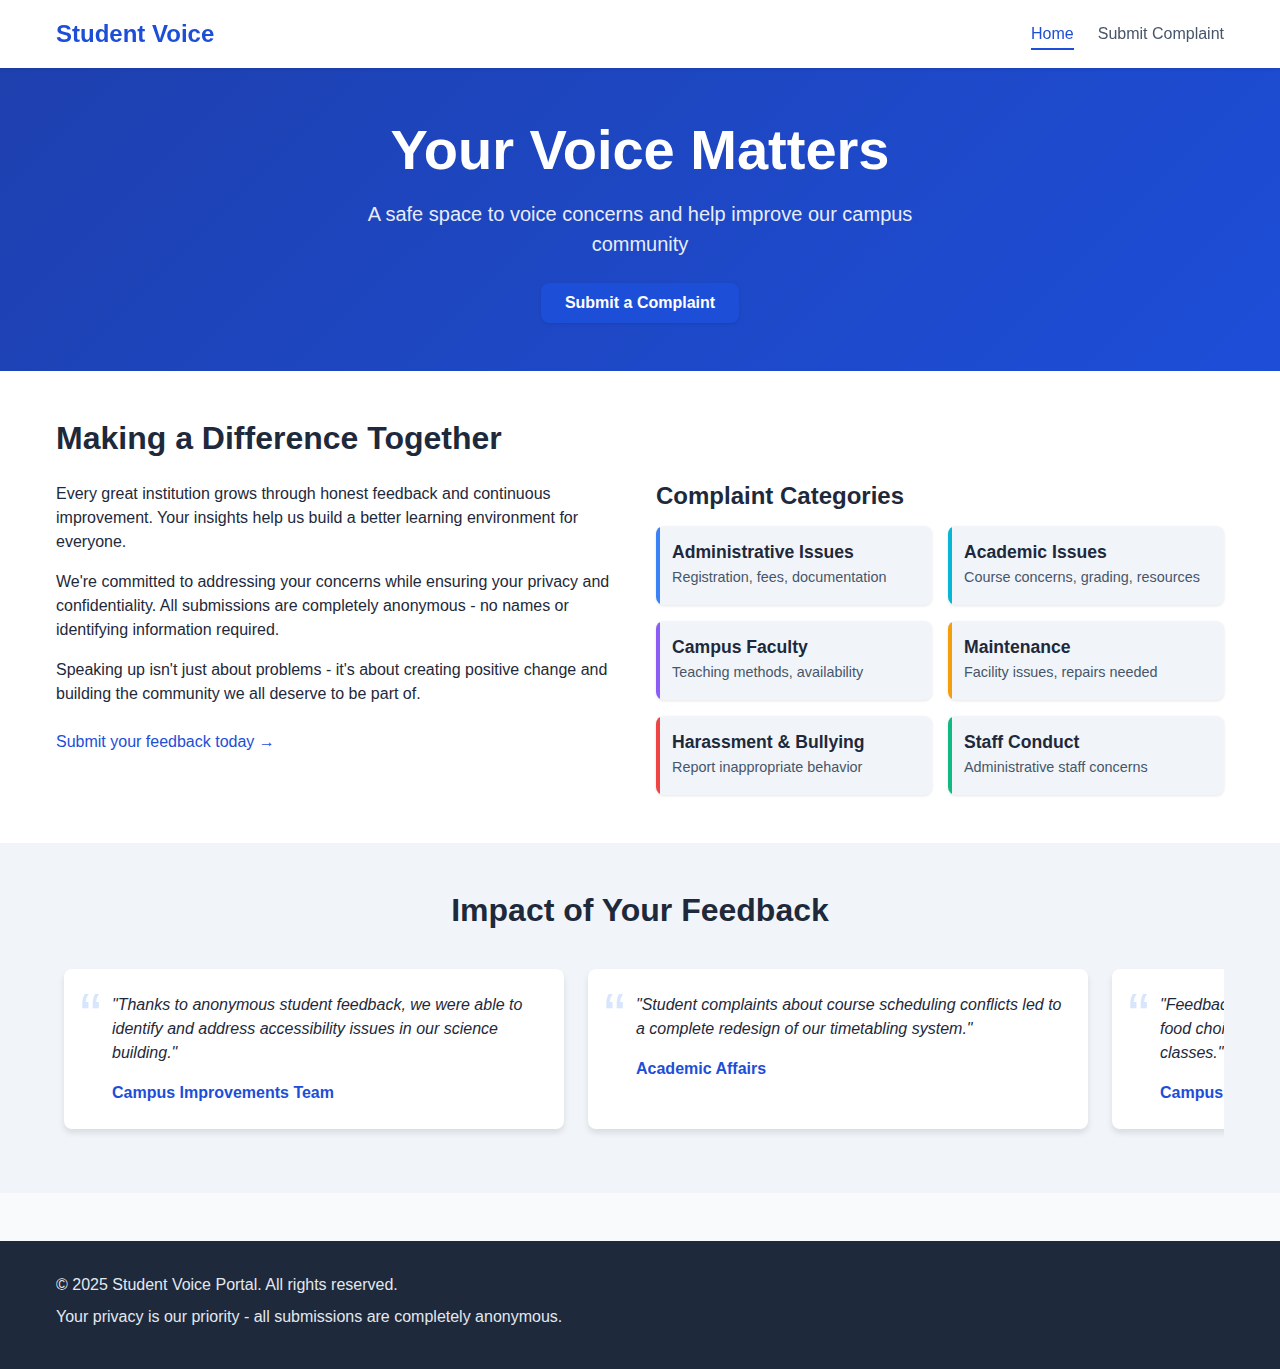
<file: index.html>
<!DOCTYPE html>
<html lang="en">
<head>
  <meta charset="UTF-8">
  <meta name="viewport" content="width=device-width, initial-scale=1.0">
  <link rel="icon" type="image/svg+xml" href="/vite.svg">
  <title>Student Voice - Anonymous Complaint Portal</title>
  <link rel="stylesheet" href="./styles/main.css">
  <link rel="stylesheet" href="./styles/home.css">
</head>
<body>
  <header>
    <nav class="navbar">
      <div class="container">
        <div class="logo">Student Voice</div>
        <ul class="nav-links">
          <li><a href="index.html" class="active">Home</a></li>
          <li><a href="complain.html">Submit Complaint</a></li>
        </ul>
        <div class="hamburger">
          <span></span>
          <span></span>
          <span></span>
        </div>
      </div>
    </nav>
  </header>

  <main>
    <section class="hero">
      <div class="container">
        <h1>Your Voice Matters</h1>
        <p>A safe space to voice concerns and help improve our campus community</p>
        <a href="complain.html" class="cta-button">Submit a Complaint</a>
      </div>
    </section>

    <section class="about">
      <div class="container">
        <h2>Making a Difference Together</h2>
        <div class="about-content">
          <div class="about-text">
            <p>Every great institution grows through honest feedback and continuous improvement. Your insights help us build a better learning environment for everyone.</p>
            <p>We're committed to addressing your concerns while ensuring your privacy and confidentiality. All submissions are completely anonymous - no names or identifying information required.</p>
            <p>Speaking up isn't just about problems - it's about creating positive change and building the community we all deserve to be part of.</p>
            <a href="complain.html" class="text-link">Submit your feedback today →</a>
          </div>
          <div class="categories">
            <h3>Complaint Categories</h3>
            <div class="category-grid">
              <div class="category-card administrative">
                <h4>Administrative Issues</h4>
                <p>Registration, fees, documentation</p>
              </div>
              <div class="category-card academic">
                <h4>Academic Issues</h4>
                <p>Course concerns, grading, resources</p>
              </div>
              <div class="category-card faculty">
                <h4>Campus Faculty</h4>
                <p>Teaching methods, availability</p>
              </div>
              <div class="category-card maintenance">
                <h4>Maintenance</h4>
                <p>Facility issues, repairs needed</p>
              </div>
              <div class="category-card harassment">
                <h4>Harassment & Bullying</h4>
                <p>Report inappropriate behavior</p>
              </div>
              <div class="category-card staff">
                <h4>Staff Conduct</h4>
                <p>Administrative staff concerns</p>
              </div>
            </div>
          </div>
        </div>
      </div>
    </section>

    <section class="testimonials">
      <div class="container">
        <h2>Impact of Your Feedback</h2>
        <div class="testimonial-slider">
          <div class="testimonial">
            <p>"Thanks to anonymous student feedback, we were able to identify and address accessibility issues in our science building."</p>
            <div class="testimonial-source">Campus Improvements Team</div>
          </div>
          <div class="testimonial">
            <p>"Student complaints about course scheduling conflicts led to a complete redesign of our timetabling system."</p>
            <div class="testimonial-source">Academic Affairs</div>
          </div>
          <div class="testimonial">
            <p>"Feedback on cafeteria options resulted in more diverse food choices and extended hours for students with evening classes."</p>
            <div class="testimonial-source">Campus Services</div>
          </div>
        </div>
      </div>
    </section>
  </main>

  <footer>
    <div class="container">
      <p>&copy; 2025 Student Voice Portal. All rights reserved.</p>
      <p>Your privacy is our priority - all submissions are completely anonymous.</p>
    </div>
  </footer>

  <script src="./scripts/main.js"></script>
  <script src="./scripts/home.js"></script>
</body>
</html>
</file>
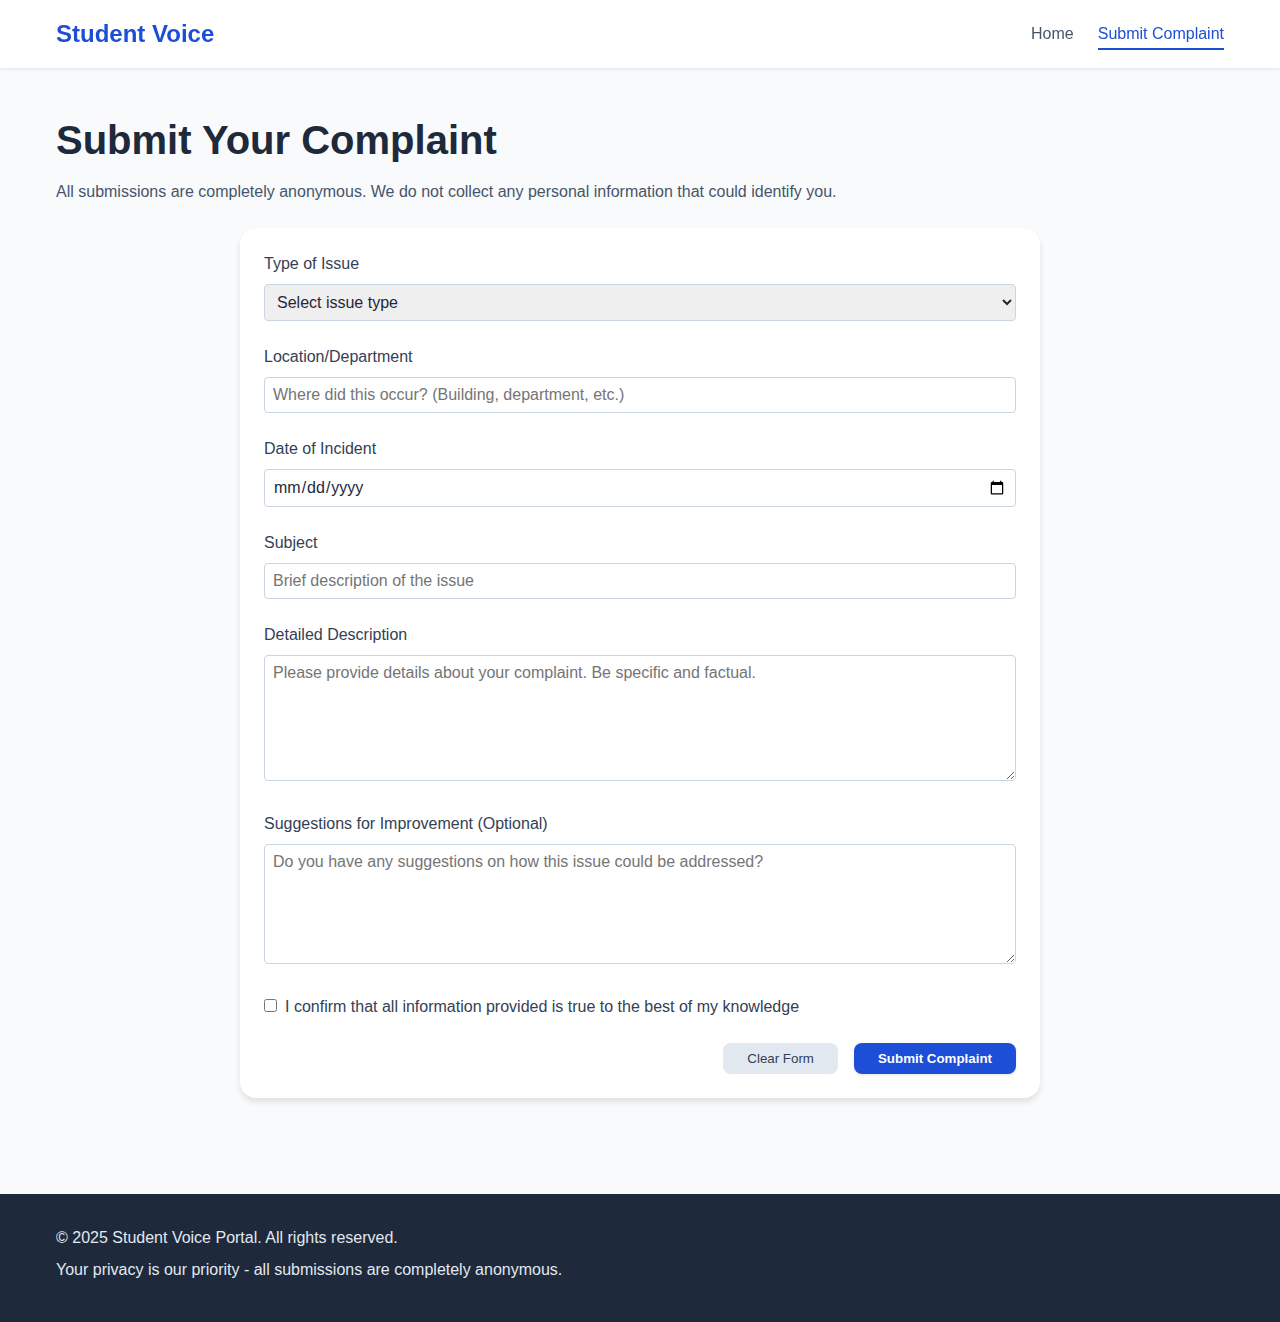
<file: complain.html>
<!DOCTYPE html>
<html lang="en">
<head>
  <meta charset="UTF-8">
  <meta name="viewport" content="width=device-width, initial-scale=1.0">
  <link rel="icon" type="image/svg+xml" href="/vite.svg">
  <title>Submit Complaint - Student Voice Portal</title>
  <link rel="stylesheet" href="./styles/main.css">
  <link rel="stylesheet" href="./styles/complain.css">
</head>
<body>
  <header>
    <nav class="navbar">
      <div class="container">
        <div class="logo">Student Voice</div>
        <ul class="nav-links">
          <li><a href="index.html">Home</a></li>
          <li><a href="complain.html" class="active">Submit Complaint</a></li>
        </ul>
        <div class="hamburger">
          <span></span>
          <span></span>
          <span></span>
        </div>
      </div>
    </nav>
  </header>

  <main>
    <section class="complaint-form">
      <div class="container">
        <h1>Submit Your Complaint</h1>
        <p class="form-intro">All submissions are completely anonymous. We do not collect any personal information that could identify you.</p>
        
        <form id="complaintForm">
          <div class="form-group">
            <label for="complaintType">Type of Issue</label>
            <select id="complaintType" required>
              <option value="" disabled selected>Select issue type</option>
              <option value="administrative">Administrative Issues</option>
              <option value="academic">Academic Issues</option>
              <option value="faculty">Campus Faculty</option>
              <option value="maintenance">Maintenance</option>
              <option value="harassment">Harassment & Bullying</option>
              <option value="staff">Staff Conduct</option>
            </select>
          </div>
          
          <div class="form-group">
            <label for="location">Location/Department</label>
            <input type="text" id="location" placeholder="Where did this occur? (Building, department, etc.)">
          </div>
          
          <div class="form-group">
            <label for="date">Date of Incident</label>
            <input type="date" id="date">
          </div>
          
          <div class="form-group">
            <label for="subject">Subject</label>
            <input type="text" id="subject" placeholder="Brief description of the issue" required>
          </div>
          
          <div class="form-group">
            <label for="description">Detailed Description</label>
            <textarea id="description" rows="6" placeholder="Please provide details about your complaint. Be specific and factual." required></textarea>
          </div>
          
          <div class="form-group">
            <label for="suggestions">Suggestions for Improvement (Optional)</label>
            <textarea id="suggestions" rows="4" placeholder="Do you have any suggestions on how this issue could be addressed?"></textarea>
          </div>
          
          <div class="form-group checkbox-group">
            <input type="checkbox" id="confirm" required>
            <label for="confirm">I confirm that all information provided is true to the best of my knowledge</label>
          </div>
          
          <div class="form-buttons">
            <button type="reset" class="reset-button">Clear Form</button>
            <button type="submit" class="submit-button">Submit Complaint</button>
          </div>
        </form>
        
        <div id="confirmationMessage" class="confirmation-message hidden">
          <div class="confirmation-content">
            <h2>Thank You for Your Feedback</h2>
            <p>Your complaint has been submitted successfully. The appropriate department will review your feedback.</p>
            <p>Reference Number: <span id="referenceNumber"></span></p>
            <button id="newComplaint" class="cta-button">Submit Another Complaint</button>
          </div>
        </div>
      </div>
    </section>
  </main>

  <footer>
    <div class="container">
      <p>&copy; 2025 Student Voice Portal. All rights reserved.</p>
      <p>Your privacy is our priority - all submissions are completely anonymous.</p>
    </div>
  </footer>

  <script src="./scripts/main.js"></script>
  <script src="./scripts/complain.js"></script>
</body>
</html>
</file>
<file: styles/main.css>
/* Main CSS - Shared styles across all pages */
:root {
  /* Color variables */
  --primary: #1d4ed8;
  --primary-light: #3b82f6;
  --primary-dark: #1e40af;
  --accent: #f97316;
  --accent-light: #fb923c;
  --accent-dark: #c2410c;
  
  /* Neutral colors */
  --neutral-50: #f8fafc;
  --neutral-100: #f1f5f9;
  --neutral-200: #e2e8f0;
  --neutral-300: #cbd5e1;
  --neutral-400: #94a3b8;
  --neutral-500: #64748b;
  --neutral-600: #475569;
  --neutral-700: #334155;
  --neutral-800: #1e293b;
  --neutral-900: #0f172a;
  
  /* Status colors */
  --success: #10b981;
  --warning: #f59e0b;
  --error: #ef4444;
  
  /* Category colors */
  --administrative: #3b82f6;
  --academic: #06b6d4;
  --faculty: #8b5cf6;
  --maintenance: #f59e0b;
  --harassment: #ef4444;
  --staff: #10b981;
  
  /* Typography */
  --font-family: -apple-system, BlinkMacSystemFont, "Segoe UI", Roboto, Helvetica, Arial, sans-serif;
  --line-height-body: 1.5;
  --line-height-heading: 1.2;
  
  /* Spacing (8px grid) */
  --space-1: 0.25rem;  /* 4px */
  --space-2: 0.5rem;   /* 8px */
  --space-3: 1rem;     /* 16px */
  --space-4: 1.5rem;   /* 24px */
  --space-5: 2rem;     /* 32px */
  --space-6: 3rem;     /* 48px */
  
  /* Borders and shadows */
  --radius-sm: 0.25rem;
  --radius-md: 0.5rem;
  --radius-lg: 1rem;
  --shadow-sm: 0 1px 3px rgba(0, 0, 0, 0.1);
  --shadow-md: 0 4px 6px rgba(0, 0, 0, 0.1);
  --shadow-lg: 0 10px 15px -3px rgba(0, 0, 0, 0.1);
}

/* Reset & Base Styles */
*, *::before, *::after {
  box-sizing: border-box;
  margin: 0;
  padding: 0;
}

html {
  font-size: 16px;
  scroll-behavior: smooth;
}

body {
  font-family: var(--font-family);
  line-height: var(--line-height-body);
  color: var(--neutral-800);
  background-color: var(--neutral-50);
}

.container {
  width: 100%;
  max-width: 1200px;
  margin: 0 auto;
  padding: 0 var(--space-3);
}

/* Typography */
h1, h2, h3, h4, h5, h6 {
  line-height: var(--line-height-heading);
  margin-bottom: var(--space-3);
  font-weight: 600;
}

h1 {
  font-size: 2.5rem;
  margin-bottom: var(--space-4);
}

h2 {
  font-size: 2rem;
}

h3 {
  font-size: 1.5rem;
}

h4 {
  font-size: 1.25rem;
}

p {
  margin-bottom: var(--space-3);
}

a {
  color: var(--primary);
  text-decoration: none;
  transition: color 0.2s ease;
}

a:hover {
  color: var(--primary-dark);
}

/* Navigation */
.navbar {
  background-color: white;
  box-shadow: var(--shadow-sm);
  position: sticky;
  top: 0;
  z-index: 100;
}

.navbar .container {
  display: flex;
  justify-content: space-between;
  align-items: center;
  padding: var(--space-3) var(--space-3);
}

.logo {
  font-size: 1.5rem;
  font-weight: 700;
  color: var(--primary);
}

.nav-links {
  display: flex;
  list-style: none;
  gap: var(--space-4);
}

.nav-links a {
  color: var(--neutral-600);
  font-weight: 500;
  padding: var(--space-2) 0;
  position: relative;
}

.nav-links a:hover {
  color: var(--primary);
}

.nav-links a.active {
  color: var(--primary);
}

.nav-links a.active::after {
  content: '';
  position: absolute;
  bottom: 0;
  left: 0;
  width: 100%;
  height: 2px;
  background-color: var(--primary);
}

.hamburger {
  display: none;
  flex-direction: column;
  gap: 6px;
  cursor: pointer;
}

.hamburger span {
  display: block;
  width: 24px;
  height: 2px;
  background-color: var(--neutral-600);
  transition: all 0.3s ease;
}

/* Buttons */
.cta-button, 
button[type="submit"],
.submit-button {
  display: inline-block;
  background-color: var(--primary);
  color: white;
  padding: var(--space-2) var(--space-4);
  border-radius: var(--radius-md);
  font-weight: 600;
  cursor: pointer;
  transition: background-color 0.2s ease, transform 0.2s ease;
  border: none;
  text-align: center;
  box-shadow: var(--shadow-sm);
}

.cta-button:hover, 
button[type="submit"]:hover,
.submit-button:hover {
  background-color: var(--primary-dark);
  transform: translateY(-2px);
  box-shadow: var(--shadow-md);
}

button[type="reset"],
.reset-button {
  background-color: var(--neutral-200);
  color: var(--neutral-700);
  padding: var(--space-2) var(--space-4);
  border-radius: var(--radius-md);
  font-weight: 500;
  cursor: pointer;
  transition: background-color 0.2s ease;
  border: none;
}

button[type="reset"]:hover,
.reset-button:hover {
  background-color: var(--neutral-300);
}

/* Footer */
footer {
  background-color: var(--neutral-800);
  color: var(--neutral-200);
  padding: var(--space-5) 0;
  margin-top: var(--space-6);
}

footer p {
  margin-bottom: var(--space-2);
}

/* Utilities */
.hidden {
  display: none;
}

.text-link {
  color: var(--primary);
  font-weight: 500;
  position: relative;
  display: inline-block;
  transition: color 0.2s ease;
}

.text-link:hover {
  color: var(--primary-dark);
}

.text-link::after {
  content: '';
  position: absolute;
  bottom: -2px;
  left: 0;
  width: 0;
  height: 1px;
  background-color: var(--primary-dark);
  transition: width 0.3s ease;
}

.text-link:hover::after {
  width: 100%;
}

/* Responsive styles */
@media screen and (max-width: 768px) {
  .hamburger {
    display: flex;
  }
  
  .nav-links {
    position: fixed;
    top: 60px;
    right: -100%;
    width: 80%;
    max-width: 300px;
    height: calc(100vh - 60px);
    flex-direction: column;
    background-color: white;
    padding: var(--space-4);
    box-shadow: var(--shadow-lg);
    transition: right 0.3s ease;
    z-index: 99;
  }
  
  .nav-links.active {
    right: 0;
  }
  
  h1 {
    font-size: 2rem;
  }
  
  h2 {
    font-size: 1.75rem;
  }
}
</file>
<file: styles/home.css>
/* Home page specific styles */
.hero {
  background: linear-gradient(135deg, var(--primary-dark), var(--primary));
  color: white;
  padding: var(--space-6) 0;
  text-align: center;
  position: relative;
  overflow: hidden;
}

.hero::after {
  content: '';
  position: absolute;
  top: 0;
  left: 0;
  right: 0;
  bottom: 0;
  background: url('https://images.pexels.com/photos/256490/pexels-photo-256490.jpeg?auto=compress&cs=tinysrgb&w=1260&h=750&dpr=2') center/cover;
  opacity: 0.1;
  z-index: 0;
}

.hero .container {
  position: relative;
  z-index: 1;
}

.hero h1 {
  margin-bottom: var(--space-3);
  font-size: 3.5rem;
  font-weight: 700;
}

.hero p {
  font-size: 1.25rem;
  max-width: 600px;
  margin: 0 auto var(--space-4);
  opacity: 0.9;
}

.about {
  padding: var(--space-6) 0;
  background-color: white;
}

.about-content {
  display: grid;
  grid-template-columns: 1fr 1fr;
  gap: var(--space-5);
  margin-top: var(--space-4);
}

.about-text p {
  margin-bottom: var(--space-3);
}

.about-text a {
  display: inline-block;
  margin-top: var(--space-2);
}

.categories h3 {
  margin-bottom: var(--space-3);
}

.category-grid {
  display: grid;
  grid-template-columns: repeat(2, 1fr);
  gap: var(--space-3);
}

.category-card {
  padding: var(--space-3);
  border-radius: var(--radius-md);
  background-color: var(--neutral-100);
  box-shadow: var(--shadow-sm);
  transition: transform 0.3s ease, box-shadow 0.3s ease;
  position: relative;
  overflow: hidden;
}

.category-card::before {
  content: '';
  position: absolute;
  top: 0;
  left: 0;
  width: 4px;
  height: 100%;
  transition: width 0.2s ease;
}

.category-card:hover {
  transform: translateY(-4px);
  box-shadow: var(--shadow-md);
}

.category-card:hover::before {
  width: 8px;
}

.category-card h4 {
  margin-bottom: var(--space-1);
  font-size: 1.1rem;
}

.category-card p {
  font-size: 0.9rem;
  color: var(--neutral-600);
  margin-bottom: 0;
}

/* Category card colors */
.category-card.administrative::before { background-color: var(--administrative); }
.category-card.academic::before { background-color: var(--academic); }
.category-card.faculty::before { background-color: var(--faculty); }
.category-card.maintenance::before { background-color: var(--maintenance); }
.category-card.harassment::before { background-color: var(--harassment); }
.category-card.staff::before { background-color: var(--staff); }

/* Testimonials section */
.testimonials {
  background-color: var(--neutral-100);
  padding: var(--space-6) 0;
  text-align: center;
}

.testimonial-slider {
  margin-top: var(--space-4);
  display: flex;
  overflow-x: auto;
  scroll-snap-type: x mandatory;
  gap: var(--space-4);
  padding: var(--space-3) var(--space-2);
  -ms-overflow-style: none;
  scrollbar-width: none;
}

.testimonial-slider::-webkit-scrollbar {
  display: none;
}

.testimonial {
  flex: 0 0 auto;
  width: calc(100% - var(--space-6));
  max-width: 500px;
  padding: var(--space-4);
  background-color: white;
  border-radius: var(--radius-md);
  box-shadow: var(--shadow-md);
  scroll-snap-align: center;
  text-align: left;
  position: relative;
}

.testimonial::before {
  content: '\201C';
  position: absolute;
  top: var(--space-3);
  left: var(--space-3);
  font-size: 4rem;
  color: var(--primary-light);
  opacity: 0.2;
  line-height: 1;
}

.testimonial p {
  margin-bottom: var(--space-3);
  position: relative;
  z-index: 1;
  padding-left: var(--space-4);
  font-style: italic;
}

.testimonial-source {
  font-weight: 600;
  color: var(--primary);
  padding-left: var(--space-4);
}

/* Responsive styles */
@media screen and (max-width: 768px) {
  .about-content {
    grid-template-columns: 1fr;
  }
  
  .category-grid {
    grid-template-columns: 1fr;
  }
  
  .hero h1 {
    font-size: 2.5rem;
  }
  
  .hero p {
    font-size: 1rem;
  }
}
</file>
<file: styles/complain.css>
/* Complaint form specific styles */
.complaint-form {
  padding: var(--space-6) 0;
}

.complaint-form h1 {
  margin-bottom: var(--space-3);
}

.form-intro {
  margin-bottom: var(--space-4);
  color: var(--neutral-600);
  max-width: 800px;
}

form {
  background-color: white;
  padding: var(--space-4);
  border-radius: var(--radius-lg);
  box-shadow: var(--shadow-md);
  max-width: 800px;
  margin: 0 auto;
}

.form-group {
  margin-bottom: var(--space-4);
}

label {
  display: block;
  margin-bottom: var(--space-2);
  font-weight: 500;
  color: var(--neutral-700);
}

input, select, textarea {
  width: 100%;
  padding: var(--space-2);
  border: 1px solid var(--neutral-300);
  border-radius: var(--radius-sm);
  font-family: var(--font-family);
  font-size: 1rem;
  color: var(--neutral-800);
  transition: border-color 0.2s ease, box-shadow 0.2s ease;
}

input:focus, select:focus, textarea:focus {
  border-color: var(--primary);
  outline: none;
  box-shadow: 0 0 0 2px rgba(59, 130, 246, 0.2);
}

textarea {
  resize: vertical;
  min-height: 120px;
}

.checkbox-group {
  display: flex;
  align-items: flex-start;
  gap: var(--space-2);
}

.checkbox-group input {
  width: auto;
  margin-top: 4px;
}

.checkbox-group label {
  margin-bottom: 0;
  font-weight: normal;
}

.form-buttons {
  display: flex;
  justify-content: flex-end;
  gap: var(--space-3);
  margin-top: var(--space-4);
}

/* Animation for form fields */
@keyframes fadeIn {
  from {
    opacity: 0;
    transform: translateY(10px);
  }
  to {
    opacity: 1;
    transform: translateY(0);
  }
}

.form-group {
  animation: fadeIn 0.3s ease forwards;
}

.form-group:nth-child(1) { animation-delay: 0.1s; }
.form-group:nth-child(2) { animation-delay: 0.2s; }
.form-group:nth-child(3) { animation-delay: 0.3s; }
.form-group:nth-child(4) { animation-delay: 0.4s; }
.form-group:nth-child(5) { animation-delay: 0.5s; }
.form-group:nth-child(6) { animation-delay: 0.6s; }
.form-group:nth-child(7) { animation-delay: 0.7s; }

/* Confirmation message */
.confirmation-message {
  position: fixed;
  top: 0;
  left: 0;
  width: 100%;
  height: 100%;
  background-color: rgba(0, 0, 0, 0.5);
  display: flex;
  justify-content: center;
  align-items: center;
  z-index: 1000;
  opacity: 0;
  pointer-events: none;
  transition: opacity 0.3s ease;
}

.confirmation-message.active {
  opacity: 1;
  pointer-events: auto;
}

.confirmation-content {
  background-color: white;
  padding: var(--space-4);
  border-radius: var(--radius-lg);
  box-shadow: var(--shadow-lg);
  max-width: 500px;
  width: 90%;
  text-align: center;
  transform: scale(0.9);
  transition: transform 0.3s ease;
}

.confirmation-message.active .confirmation-content {
  transform: scale(1);
}

.confirmation-content h2 {
  color: var(--success);
  margin-bottom: var(--space-3);
}

.confirmation-content p {
  margin-bottom: var(--space-3);
}

.confirmation-content button {
  margin-top: var(--space-3);
}

#referenceNumber {
  font-weight: bold;
  color: var(--primary);
}

/* Responsive styles */
@media screen and (max-width: 768px) {
  form {
    padding: var(--space-3);
  }
  
  .form-buttons {
    flex-direction: column;
  }
  
  .form-buttons button {
    width: 100%;
  }
}
</file>
